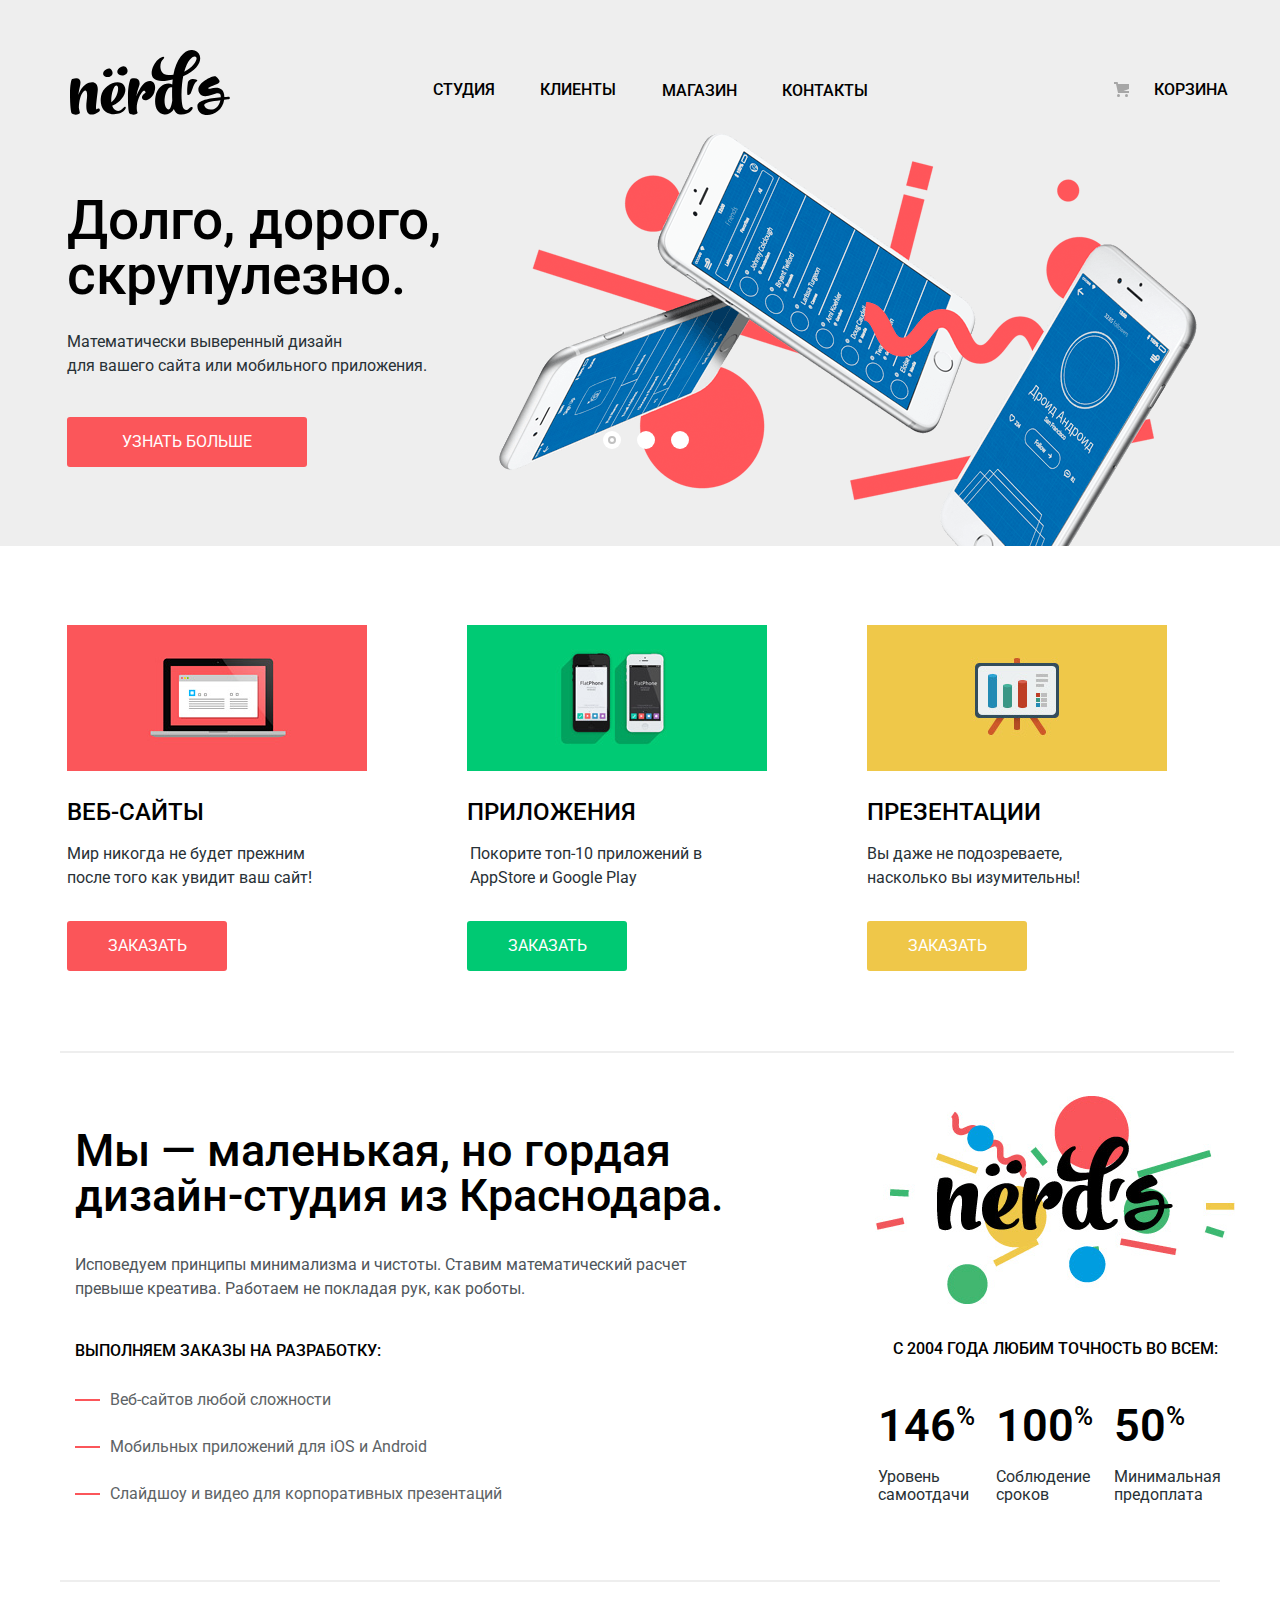
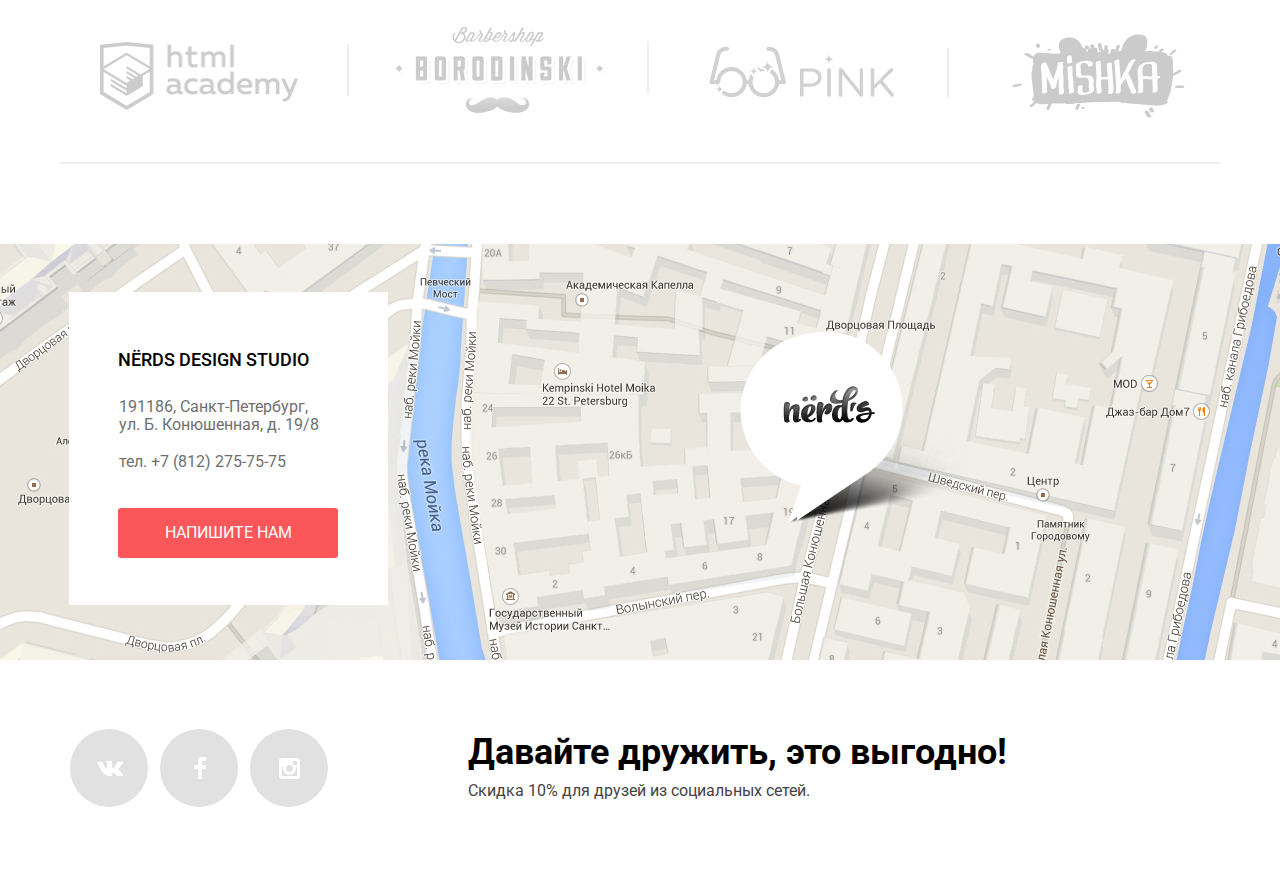
<file: index.html>
<!DOCTYPE html>
<html lang="ru">
    <head>
        <meta charset="utf-8">
        <title>Нёрдс</title>
        <link href="https://fonts.googleapis.com/css?family=Roboto:400,500&amp;subset=cyrillic" rel="stylesheet">
        <link href="css/normalize.css" rel="stylesheet">
        <link href="css/style.css" rel="stylesheet">
    </head>
    <body>
        <header class="main-header">
            <div class="container-header"> 
                <nav class="main-navigation">
                    <a class="logo">
                        <svg xmlns="http://www.w3.org/2000/svg" width="160" height="65" viewBox="0 0 160 65">
                            <path d="M157.936 49.374c-1.235.161-2.523.271-3.757.377v.056c-2.415 17.364-26.188 20.231-26.779 6.599-.269-6.167 11.593-7.95 23.398-9.088.429-11.09-15.901 5.667-21.608-4.601-5.019-9.025 14.632-17.938 16.728-16.102 6.438 5.636 3.404 6.618-1.379 8.335-9.49 3.41-5.791 4.107-4.511 3.726 7.569-2.253 14.366-1.04 14.312 8.317 1.288-.107 2.522-.163 3.757-.271 2.306-.215 2.467 2.435-.161 2.652zm-7.514.756c-9.124 1.028-17.013 2.436-16.153 5.355 1.716 5.573 13.577 6.818 16.153-5.355zM117.678 44.918c-.682-.037-.703-6.038.112-11.688 1.005-6.951 11.935-3.357 9.093-1.906-2.975 1.52-4.429 8.718-6.266 12.087-.635 1.161-2.605 1.526-2.939 1.507zM42.105 21.002c2.376 4.866-4.937 8.171-8.292 4.521-1.398-1.555-.755-4.56 2.636-6.193 1.697-.836 4.073-1.596 5.656 1.672zM57.062 18.861c2.585 5.297-5.38 8.896-9.031 4.922-1.522-1.695-.823-4.963 2.873-6.742 1.846-.911 4.432-1.736 6.158 1.82zM28.883 61.666c-7.919 5.338-14.219 4.159-12.212-10.848 1.45-10.904-.948-11.521-3.122-9.442-2.845 2.697-4.628 9.723-4.684 16.412a50.98 50.98 0 0 0 1.004 4.776c.334 1.63-4.907 3.315-7.974 1.011C.837 62.79 0 54.865 0 44.131c0-8.824 1.171-14.895 2.23-15.175 8.029-2.191 9.312 1.348 7.583 7.981a47.637 47.637 0 0 0-1.395 7.924c1.673-4.664 4.071-8.485 6.803-10.173 7.416-4.664 13.605-2.473 12.434 6.801-2.007 16.58-2.174 18.827-.39 17.535 2.231-1.574 3.68 1.238 1.618 2.642zM54.982 59.59c-2.175 3.484-7.806 5.171-13.216 4.552-7.75-.843-12.545-7.756-10.705-18.097 2.008-11.185 18.065-18.322 23.196-10.341 3.735 5.789-2.175 16.017-11.597 19.783l-.502.168c1.951 5.171 6.579 7.476 11.039 2.36 2.119-2.36 3.624-1.348 1.785 1.575zm-13.605-7.418c5.855-4.159 7.806-13.32 6.189-15.905-1.728-2.697-5.074 1.517-6.245 11.746-.111 1.461-.111 2.865.056 4.159zM83.091 44.992c-1.597 2.507-3.903 4.384-5.966 5.059-2.398.73-5.185.056-5.185-2.698 0-1.011.892-3.372 3.624-4.721-.168-1.911-1.394-2.417-2.286-1.686-3.345 2.586-7.417 12.25-6.356 19.221.055.168.055.337.055.506.168.617.335 1.237.558 1.854.557 1.574-4.907 3.316-7.973.956-1.059-.788-1.617-6.97-1.617-17.704 0-8.824 1.951-16.636 3.011-16.917 6.412-1.743 10.147 1.292 8.14 7.249-1.171 3.373-2.23 6.801-2.843 10.399 2.453-6.688 6.523-12.872 9.812-14.501 5.856-2.923 10.092.956 8.867 7.813-.056.11-.112.393-.112.449-.056.562-.566 2.302-.39 1.741-.516 1.645-.892 2.277-1.339 2.98z"/>
                            <path d="M113.207 26.161a86.988 86.988 0 0 0-1.115 7.531c-1.059 10.06-.612 18.996.613 22.986.726 2.137 3.457 4.946 6.078 2.023 2.843-3.203 5.967-1.349 2.174 2.416-2.34 2.305-6.689 3.878-11.039 3.428-3.123-.393-5.018-2.415-6.134-5.505-.444.898-.947 1.685-1.56 2.302-2.119 2.193-4.685 3.43-7.974 3.092-6.637-.73-10.538-7.923-8.699-18.153 1.952-10.791 11.319-14.725 16.728-11.857.112-1.349.223-2.699.335-4.104.055-.281.055-.562.11-.843a96.962 96.962 0 0 1-4.962.956C73.787 34.423 82.04 14.864 87.894 9.75c6.636-5.733 7.36-1.855 5.297-.562-3.68 2.36-5.297 15.905 5.241 15.905 1.729 0 3.346-.112 4.962-.281C106.685 6.49 116.665-2.391 124.75.532c8.976 3.26 8.029 17.535-11.543 25.629zm-10.928 24.393c-.224-3.542-.224-7.532-.167-11.636 0-.506.056-1.011.056-1.461-3.346-1.518-6.635 3.653-7.473 10.792-.946 8.373 2.788 12.813 4.908 10.791 1.617-1.631 2.453-6.803 2.676-8.486zm24.086-43.165c-1.784-2.642-8.307.562-12.098 14.332 9.535-4.554 13.326-12.422 12.098-14.332z"/>
                        </svg>
                    </a>   
                    <ul class="site-navigation">
                        <li><a href="#">Студия</a></li>
                        <li><a href="#">Клиенты</a></li>
                        <li><a href="catalog.html">Магазин</a></li>
                        <li><a href="#">Контакты</a></li>
                    </ul>
                    <ul class="bin-navigation">
                        <li><a href="#" class="bin">Корзина</a></li>
                    </ul>
                </nav>
            </div>     
        </header>
        <h1 class="visually-hidden">Студия Нёрдс</h1>
            <section class="slider">
                <div class="container-slide">
                    <h2 class="visually-hidden">Преимущества</h2>
                    <input class="visually-hidden" type="radio" id="product-1" name="toggle" checked>
                    <input class="visually-hidden" type="radio" id="product-2" name="toggle">
                    <input class="visually-hidden" type="radio" id="product-3" name="toggle">
                    <div class="slider-controls">
                    <label class="slider-controls-item slider-controls-item--1" for="product-1">Первый</label>
                    <label class="slider-controls-item slider-controls-item--2" for="product-2">Второй</label>
                    <label class="slider-controls-item slider-controls-item--3" for="product-3">Третий</label>
                </div>
                <ul class="slider-list">
                    <li class="slider-item">
                        <h3>Долго, дорого,<br> скрупулезно.</h3>
                        <p>Математически выверенный дизайн<br> для вашего сайта или мобильного приложения.</p>
                        <a class="slider-item-button button" href="#">Узнать больше</a>
                    </li>
                    <li class="slider-item">
                        <h3>Любим математику как никто другой</h3>
                        <p>Никакого креатива, только математические формулы для расчета идеальных пропорций.</p>
                        <a class="slider-item-button button" href="#">Узнать больше</a>
                    </li>
                    <li class="slider-item">
                        <h3>Только ночь,<br> только хардкор</h3>
                        <p>Работать днем, как все? Мы против этого.<br> Ближе к полуночи работа только начинается.</p>
                        <a class="slider-item-button button" href="#">Узнать больше</a>
                    </li>
                </ul>  
            </div>
            </section>
        <main class="container">
            <div class="services-wrapper">
                <div class="services">
                    <img src="img/web-sites.jpg" alt="Веб-сайты" width="300" height="146">
                    <h3>Веб-сайты</h3>
                    <p>Мир никогда не будет прежним после того как увидит ваш сайт!</p>
                    <a href="#" class="btn1">Заказать</a>
                </div>
                <div class="services">
                    <img src="img/applications.jpg" alt="Приложения" width="300" height="146">
                    <h3>Приложения</h3>
                    <p class="application">Покорите топ-10 приложений в AppStore и Google Play</p>
                    <a href="#" class="btn2">Заказать</a>
                </div>
                <div class="services">
                    <img src="img/presentations.jpg" alt="Презентации" width="300" height="146">
                    <h3>Презентации</h3>
                    <p>Вы даже не подозреваете, насколько вы изумительны!</p>
                    <a href="#" class="btn3">Заказать</a>
                </div>
            </div>
            <div class="index-columns">
                <div class="about-us">
                    <b class="studio">Мы — маленькая, но гордая дизайн-студия из Краснодара.</b>
                    <p>Исповедуем принципы минимализма и чистоты. Ставим математический расчет превыше креатива. Работаем не покладая рук, как роботы.</p>
                    <b class="orders">Выполняем заказы на разработку:</b>
                    <ul>
                        <li>Веб-сайтов любой сложности</li>
                        <li>Мобильных приложений для iOS и Android</li>
                        <li>Слайдшоу и видео для корпоративных презентаций</li>
                    </ul>
                </div>
                <div class="features">
                    <img src="img/nerds-illustration.png" alt="Нёрдс" width="360" height="208">
                    <b>С 2004 года любим точность во всем:</b>
                    <table class="features-table">
                        <tr class="procents">
                            <td>146<sup>%</sup></td>
                            <td>100<sup>%</sup></td>
                            <td>50<sup>%</sup></td>
                        </tr>
                        <tr class="benefits">
                            <td>Уровень самоотдачи</td>
                            <td>Соблюдение сроков</td>
                            <td>Минимальная предоплата</td>
                        </tr>
                    </table>
                </div>
            </div> 
            <div class="container-partners">
                <ul class="partners">
                    <li><a href="https://htmlacademy.ru/intensive/htmlcss"><img src="img/htmlacademy.png" alt="htmlacademy" width="198" height="68"></a></li>
                    <li><a href="#"><img src="img/borodinski.png" alt="Borodinski" width="209" height="90"></a></li>
                    <li><a href="#"><img src="img/pink.png" alt="Pink" width="185" height="52"></a></li>
                    <li><a href="#"><img src="img/mishka.png" alt="Mishka" width="173" height="84"></a></li>
                </ul>
            </div>
        </main>
        <footer class="main-footer">
            <div class="footer-address">
				<iframe src="https://www.google.com/maps/embed?pb=!1m18!1m12!1m3!1d1998.5991043651595!2d30.320894615997652!3d59.93879418187624!2m3!1f0!2f0!3f0!3m2!1i1024!2i768!4f13.1!3m3!1m2!1s0x4696310fca5ba729%3A0xea9c53d4493c879f!2z0JHQvtC70YzRiNCw0Y8g0JrQvtC90Y7RiNC10L3QvdCw0Y8g0YPQuy4sIDE5LCDQodCw0L3QutGCLdCf0LXRgtC10YDQsdGD0YDQsywg0KDQvtGB0YHQuNGPLCAxOTExODY!5e0!3m2!1sru!2sby!4v1529565866769" width="1440" height="416" style="border:0" allowfullscreen></iframe>
                <div class="footer-address-container">
                    <div class="footer-address-text">
                        <b>NЁRDS DESIGN STUDIO</b>
                        <p>191186, Санкт-Петербург,<br>
                        ул. Б. Конюшенная, д. 19/8</p>

                        <p class="telephone">тел. +7 (812) 275-75-75</p>
                        <a class="write-us" href="writeus.html">Напишите нам</a>
                    </div>
                    <img src="img/map-marker.png" alt="Маркер" width="231" height="190" class="map-marker">
                </div>
            </div>  
            <div class="footer-social">
                <a href="https://vk.com" class="social-vk">
                    <p class="visually-hidden">Вконтакте</p>
                    <svg xmlns="http://www.w3.org/2000/svg" width="26" height="15" viewBox="0 0 26 15">
                        <path fill="#FFF" d="M16.138 11.51c.956-.309 2.18 2.04 3.483 2.939.978.681 1.727.534 1.727.534l3.473-.05s1.815-.112.957-1.554c-.071-.12-.503-1.069-2.585-3.022-2.177-2.043-1.882-1.712.739-5.244 1.597-2.153 2.236-3.468 2.036-4.028-.192-.539-1.365-.399-1.365-.399L20.69.713c-.381.001-.704.119-.851.515-.003.004-.621 1.666-1.445 3.079-1.741 2.989-2.436 3.148-2.724 2.961-.661-.433-.494-1.737-.494-2.664 0-2.897.432-4.105-.846-4.417-.427-.104-.739-.172-1.828-.182-1.392-.021-2.574 0-3.244.329-.445.223-.786.712-.579.74.26.035.843.16 1.155.586.401.552.389 1.789.389 1.789s.229 3.411-.54 3.834c-.528.29-1.25-.302-2.803-3.016-.793-1.388-1.392-2.922-1.392-2.922s-.116-.285-.326-.441c-.25-.185-.6-.244-.6-.244L.848.684S.29.7.085.946c-.182.218-.015.668-.015.668s2.909 6.881 6.203 10.347c3.02 3.182 6.452 2.971 6.452 2.971h1.555s.469-.054.709-.312c.224-.24.214-.691.214-.691s-.031-2.109.935-2.419z"/>
                    </svg>
                </a>
                <a href="https://facebook.com" class="social-fb">
                    <p class="visually-hidden">Facebook</p>
                    <svg xmlns="http://www.w3.org/2000/svg" width="12" height="22" viewBox="0 0 12 22">
                        <path fill="#FFF" d="M12 4V0H8a4 4 0 0 0-4 4v4H0v4h4v10h4V12h4V8H8V4h4z"/>
                    </svg>
                </a>
                <a href="https://instagram.com" class="social-insta">
                    <p class="visually-hidden">Instagram</p>
                    <svg xmlns="http://www.w3.org/2000/svg" width="21" height="21" viewBox="0 0 21 21">
                        <path fill="#FFF" d="M18 0H3C1.35 0 0 1.35 0 3v15c0 1.65 1.35 3 3 3h15c1.65 0 3-1.35 3-3V3c0-1.65-1.35-3-3-3zm-7.5 7c1.93 0 3.5 1.57 3.5 3.5S12.43 14 10.5 14 7 12.43 7 10.5 8.57 7 10.5 7zM18 18H3V9h1.181A6.504 6.504 0 0 0 4 10.5a6.5 6.5 0 1 0 13 0 6.45 6.45 0 0 0-.181-1.5H18v9zm0-11h-4V3h4v4z"/>
                    </svg>
                </a>
                <div class="footer-text">
                    <p class="friendship">Давайте дружить, это выгодно!</p>
                    <p class="discount">Скидка 10% для друзей из социальных сетей.</p>
                </div>    
            </div>      
        </footer>
        <form action="https://echo.htmlacademy.ru" method="post" class="form">
                <div class="form-title">
                    <b>Напишите нам</b>
                    <a class="modal-close" href="#">
                        <svg xmlns="http://www.w3.org/2000/svg" width="21" height="21" viewBox="0 0 21 21">
                        <path fill="#FB565A" d="M13.328 10.5l7.371-7.371a1.003 1.003 0 0 0 0-1.414L19.285.3a1.003 1.003 0 0 0-1.414 0L10.5 7.672 3.129.301a1.003 1.003 0 0 0-1.414 0L.301 1.715a1.003 1.003 0 0 0 0 1.414L7.672 10.5.301 17.871a1.003 1.003 0 0 0 0 1.414l1.415 1.414a1.003 1.003 0 0 0 1.414 0l7.371-7.371 7.371 7.371a1.003 1.003 0 0 0 1.414 0l1.414-1.414a1.003 1.003 0 0 0 0-1.414L13.328 10.5z"/>
                        </svg>
                    </a>
                </div>
                <label for="name-field">Ваше имя:</label>
                <label for="email-field">Ваш email:</label><br>
                <input type="text" name="name" id="name-field" placeholder="Имя Фамилия">
                <input type="email" name="email" id="email-field" placeholder="email@example.com">
                <br>
                <label for="text-field">Текст письма:</label>
                <textarea name="text" id="text-field" placeholder="В свободной форме"></textarea>
                <br>
                <input type="submit" value="Отправить">
        </form>   
        <script src="js/popup.js"></script>
    </body>
</html>
</file>
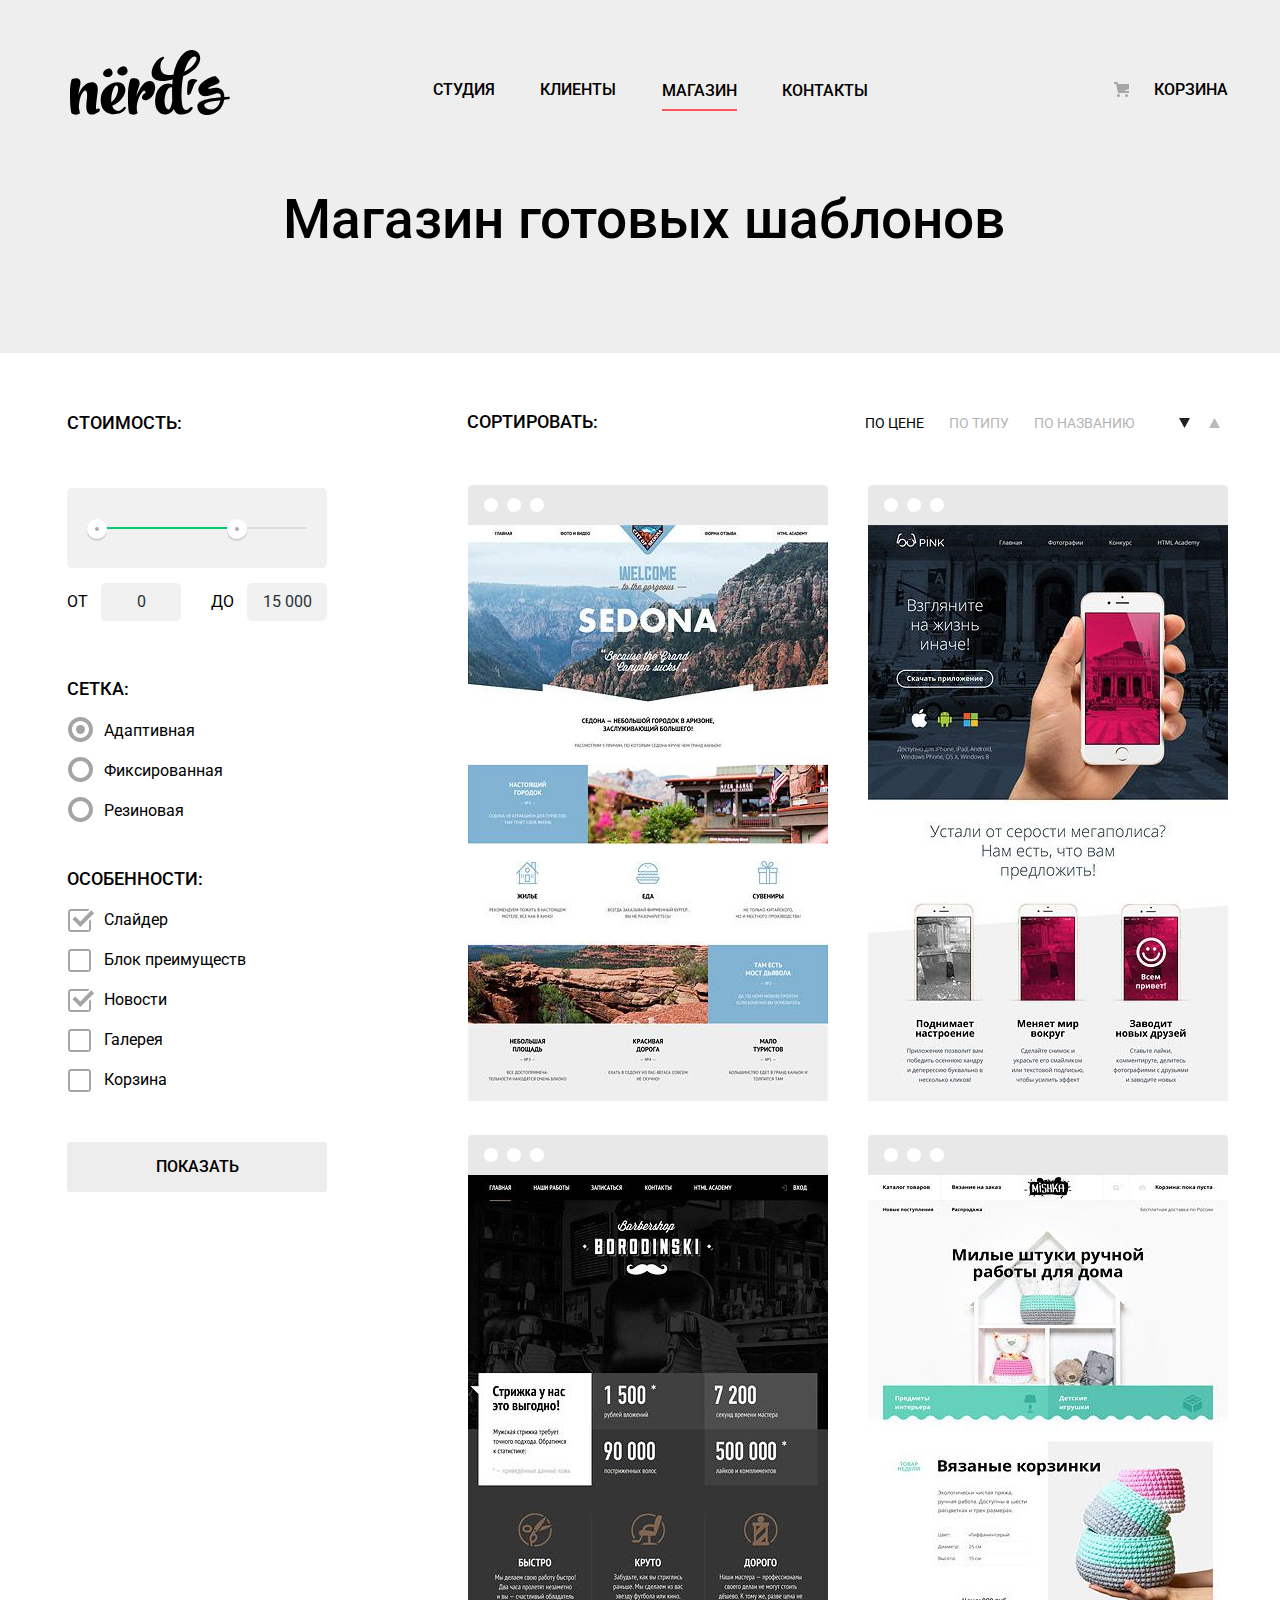
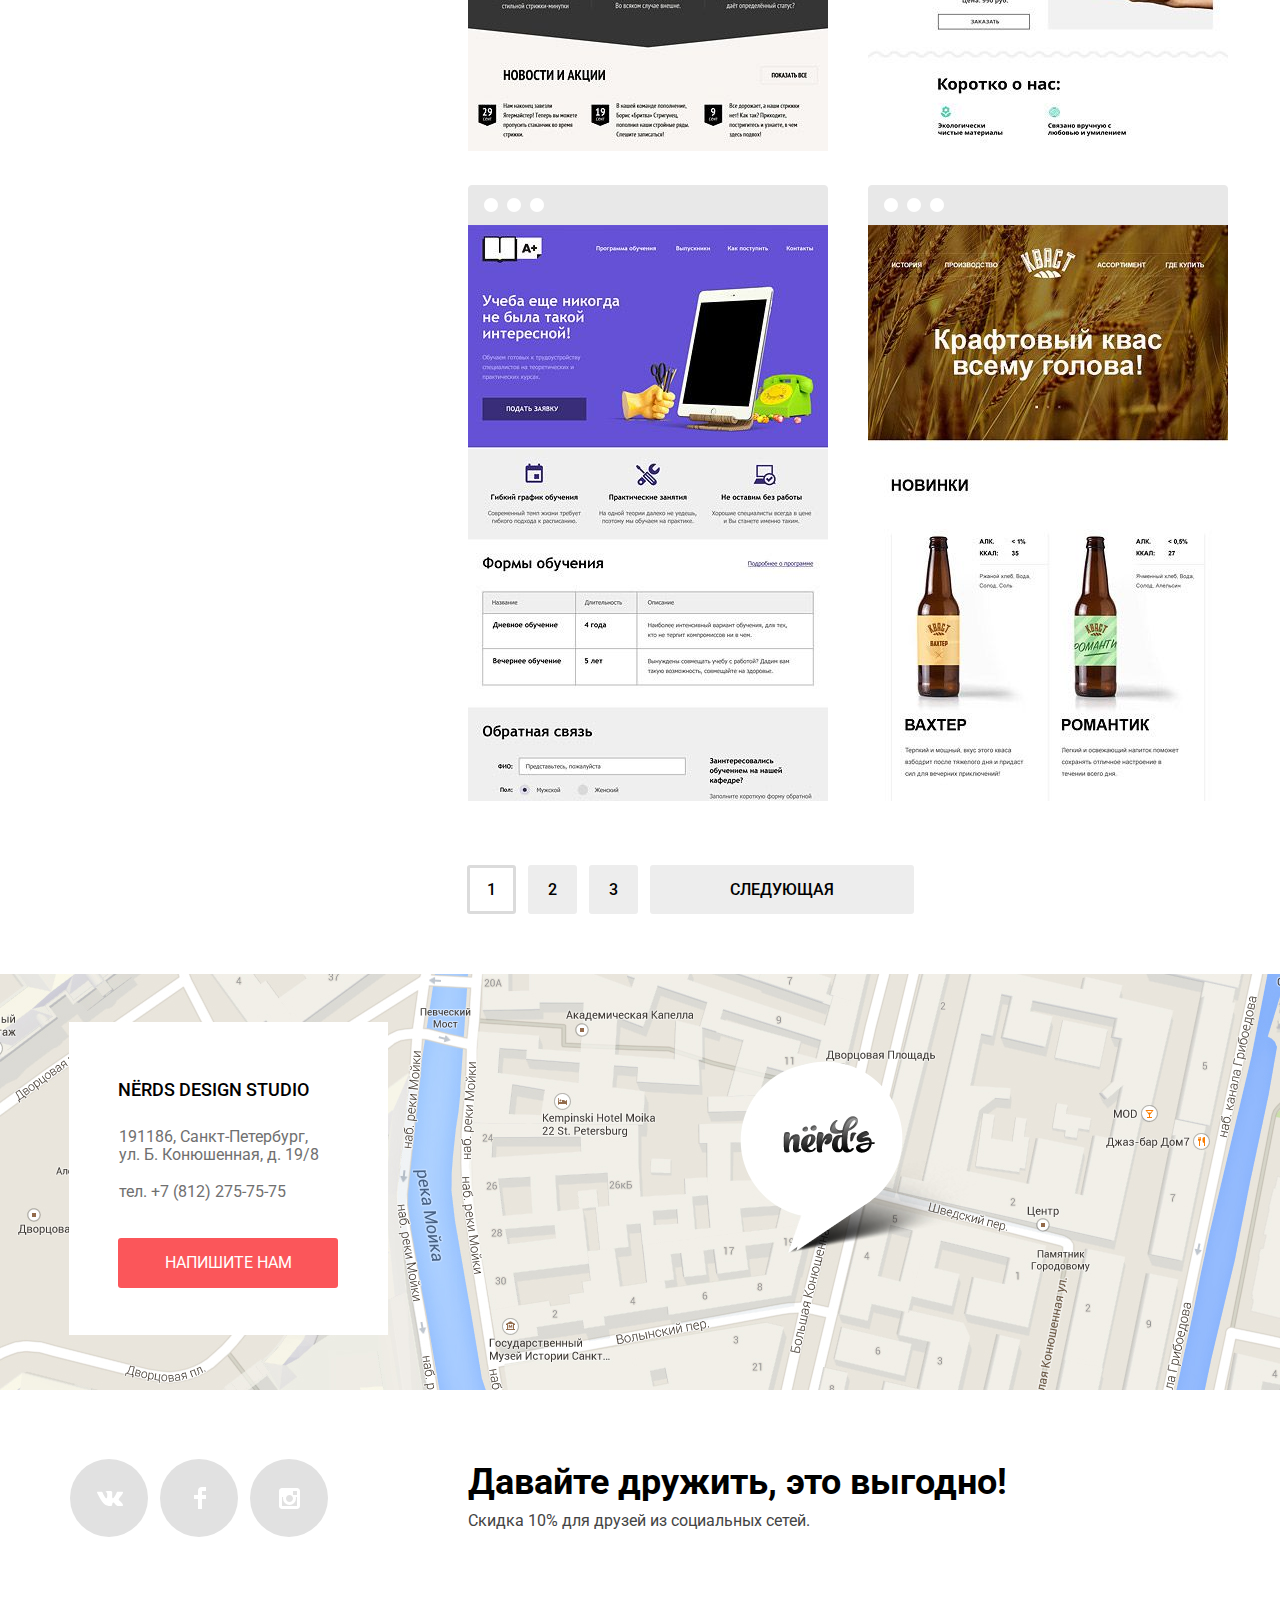
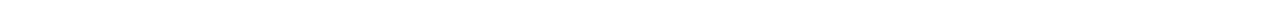
<file: catalog.html>
<!DOCTYPE html>
<html lang="ru">
    <head>
        <meta charset="utf-8">
        <title>Нёрдс</title>
        <link href="https://fonts.googleapis.com/css?family=Roboto:400,500&amp;subset=cyrillic" rel="stylesheet">
        <link href="css/normalize.css" rel="stylesheet">
        <link href="css/style.css" rel="stylesheet">
    </head>
    <body>
        <header class="main-header">
            <div class="container-header"> 
                <nav class="main-navigation">
                    <a href="index.html" class="logo">
                        <svg xmlns="http://www.w3.org/2000/svg" width="160" height="65" viewBox="0 0 160 65">
                            <path d="M157.936 49.374c-1.235.161-2.523.271-3.757.377v.056c-2.415 17.364-26.188 20.231-26.779 6.599-.269-6.167 11.593-7.95 23.398-9.088.429-11.09-15.901 5.667-21.608-4.601-5.019-9.025 14.632-17.938 16.728-16.102 6.438 5.636 3.404 6.618-1.379 8.335-9.49 3.41-5.791 4.107-4.511 3.726 7.569-2.253 14.366-1.04 14.312 8.317 1.288-.107 2.522-.163 3.757-.271 2.306-.215 2.467 2.435-.161 2.652zm-7.514.756c-9.124 1.028-17.013 2.436-16.153 5.355 1.716 5.573 13.577 6.818 16.153-5.355zM117.678 44.918c-.682-.037-.703-6.038.112-11.688 1.005-6.951 11.935-3.357 9.093-1.906-2.975 1.52-4.429 8.718-6.266 12.087-.635 1.161-2.605 1.526-2.939 1.507zM42.105 21.002c2.376 4.866-4.937 8.171-8.292 4.521-1.398-1.555-.755-4.56 2.636-6.193 1.697-.836 4.073-1.596 5.656 1.672zM57.062 18.861c2.585 5.297-5.38 8.896-9.031 4.922-1.522-1.695-.823-4.963 2.873-6.742 1.846-.911 4.432-1.736 6.158 1.82zM28.883 61.666c-7.919 5.338-14.219 4.159-12.212-10.848 1.45-10.904-.948-11.521-3.122-9.442-2.845 2.697-4.628 9.723-4.684 16.412a50.98 50.98 0 0 0 1.004 4.776c.334 1.63-4.907 3.315-7.974 1.011C.837 62.79 0 54.865 0 44.131c0-8.824 1.171-14.895 2.23-15.175 8.029-2.191 9.312 1.348 7.583 7.981a47.637 47.637 0 0 0-1.395 7.924c1.673-4.664 4.071-8.485 6.803-10.173 7.416-4.664 13.605-2.473 12.434 6.801-2.007 16.58-2.174 18.827-.39 17.535 2.231-1.574 3.68 1.238 1.618 2.642zM54.982 59.59c-2.175 3.484-7.806 5.171-13.216 4.552-7.75-.843-12.545-7.756-10.705-18.097 2.008-11.185 18.065-18.322 23.196-10.341 3.735 5.789-2.175 16.017-11.597 19.783l-.502.168c1.951 5.171 6.579 7.476 11.039 2.36 2.119-2.36 3.624-1.348 1.785 1.575zm-13.605-7.418c5.855-4.159 7.806-13.32 6.189-15.905-1.728-2.697-5.074 1.517-6.245 11.746-.111 1.461-.111 2.865.056 4.159zM83.091 44.992c-1.597 2.507-3.903 4.384-5.966 5.059-2.398.73-5.185.056-5.185-2.698 0-1.011.892-3.372 3.624-4.721-.168-1.911-1.394-2.417-2.286-1.686-3.345 2.586-7.417 12.25-6.356 19.221.055.168.055.337.055.506.168.617.335 1.237.558 1.854.557 1.574-4.907 3.316-7.973.956-1.059-.788-1.617-6.97-1.617-17.704 0-8.824 1.951-16.636 3.011-16.917 6.412-1.743 10.147 1.292 8.14 7.249-1.171 3.373-2.23 6.801-2.843 10.399 2.453-6.688 6.523-12.872 9.812-14.501 5.856-2.923 10.092.956 8.867 7.813-.056.11-.112.393-.112.449-.056.562-.566 2.302-.39 1.741-.516 1.645-.892 2.277-1.339 2.98z"/>
                            <path d="M113.207 26.161a86.988 86.988 0 0 0-1.115 7.531c-1.059 10.06-.612 18.996.613 22.986.726 2.137 3.457 4.946 6.078 2.023 2.843-3.203 5.967-1.349 2.174 2.416-2.34 2.305-6.689 3.878-11.039 3.428-3.123-.393-5.018-2.415-6.134-5.505-.444.898-.947 1.685-1.56 2.302-2.119 2.193-4.685 3.43-7.974 3.092-6.637-.73-10.538-7.923-8.699-18.153 1.952-10.791 11.319-14.725 16.728-11.857.112-1.349.223-2.699.335-4.104.055-.281.055-.562.11-.843a96.962 96.962 0 0 1-4.962.956C73.787 34.423 82.04 14.864 87.894 9.75c6.636-5.733 7.36-1.855 5.297-.562-3.68 2.36-5.297 15.905 5.241 15.905 1.729 0 3.346-.112 4.962-.281C106.685 6.49 116.665-2.391 124.75.532c8.976 3.26 8.029 17.535-11.543 25.629zm-10.928 24.393c-.224-3.542-.224-7.532-.167-11.636 0-.506.056-1.011.056-1.461-3.346-1.518-6.635 3.653-7.473 10.792-.946 8.373 2.788 12.813 4.908 10.791 1.617-1.631 2.453-6.803 2.676-8.486zm24.086-43.165c-1.784-2.642-8.307.562-12.098 14.332 9.535-4.554 13.326-12.422 12.098-14.332z"/>
                        </svg>
                    </a>   
                    <ul class="site-navigation">
                        <li><a href="#">Студия</a></li>
                        <li><a href="#">Клиенты</a></li>
                        <li><a class="active-page">Магазин</a></li>
                        <li><a href="#">Контакты</a></li>
                    </ul>
                    <ul class="bin-navigation">
                        <li><a href="#" class="bin">Корзина</a></li>
                    </ul>
                </nav>
                <h1 class="page-title">Магазин готовых шаблонов</h1>
            </div>     
        </header>
        <main>
            <div class="wrapper-inner">
                <form action="https://echo.htmlacademy.ru" method="post" class="filter">
                         <fieldset class="filter-item">
                            <legend>Стоимость:</legend>
                            <div class="range-filter">
                                <div class="range-controls">
                                    <div class="scale">
                                        <div class="bar" style="margin-left: 0; width: 65%"></div>
                                    </div>
                                    <div class="toggle toggle-min"></div>
                                    <div class="toggle toggle-max"></div>
                                </div>
                                <div class="price-controls">
                                    <label class="min-price">от <input name="min-price" type="text" value="0"></label>
                                    <label class="max-price">до <input name="max-price" type="text" value="15 000"></label>
                                </div>
                            </div>
                        </fieldset>
                        <fieldset class="filter-item">
                            <legend class="range-filter-grid">Сетка:</legend>
                                <ul class="filter-group">
                                    <li class="filter-option">
                                        <input class="visually-hidden filter-input filter-input-radio" type="radio" name="product-group" value="adaptive" id="filter-adaptive" checked>
                                        <label for="filter-adaptive">Адаптивная</label>
                                    </li>
                                    <li class="filter-option">
                                        <input class="visually-hidden filter-input filter-input-radio" type="radio" name="product-group" value="fixed" id="filter-fixed">
                                        <label for="filter-fixed">Фиксированная</label>
                                    </li>
                                    <li class="filter-option">
                                        <input class="visually-hidden filter-input filter-input-radio" type="radio" name="product-group" value="reflowable" id="filter-reflowable">
                                        <label for="filter-reflowable">Резиновая</label>
                                    </li>
                                </ul>
                        </fieldset>
                        <fieldset class="filter-feature">
                            <legend class="range-filter-feature">Особенности:</legend>
                                <ul class="filter-group">
                                    <li class="filter-option">
                                        <input class="visually-hidden filter-input filter-input-checkbox" type="checkbox" name="slider" id="filter-slider" checked>
                                        <label for="filter-slider">Слайдер</label>
                                    </li>
                                    <li class="filter-option">
                                        <input class="visually-hidden filter-input filter-input-checkbox" type="checkbox" name="features" id="filter-features">
                                        <label for="filter-features">Блок преимуществ</label>
                                    </li>
                                    <li class="filter-option">
                                        <input class="visually-hidden filter-input filter-input-checkbox" type="checkbox" name="news" id="filter-news" checked>
                                        <label for="filter-news">Новости</label>
                                    </li>
                                    <li class="filter-option">
                                        <input class="visually-hidden filter-input filter-input-checkbox" type="checkbox" name="gallery" id="filter-gallery">
                                        <label for="filter-gallery">Галерея</label>
                                    </li>
                                    <li class="filter-option">
                                        <input class="visually-hidden filter-input filter-input-checkbox" type="checkbox" name="bin" id="filter-bin">
                                        <label for="filter-bin">Корзина</label>
                                    </li>
                                </ul>
                        </fieldset>
                        <input type="submit" value="Показать" class="filter-button">
                    </form> 
                <div class="makets">
                    <div class="breadcumbs">
                        <b>Сортировать:</b>
                        <ul class="makets-filtres">
                            <li><a href="#" class="active-filter">по цене</a></li>
                            <li><a href="#">по типу</a></li>
                            <li><a href="#">по названию</a></li>
                            <li><a href="#" class="filter-bottom">
                                <span class="visually-hidden">По убыванию</span>
                                <svg xmlns="http://www.w3.org/2000/svg" width="11" height="10" viewBox="0 0 11 10">
                                    <path fill="#231F20" d="M5.5 10L0 0h11"/>
                                </svg>
                                </a>
                            </li>
                            <li><a href="#" class="filter-up">
                                <span class="visually-hidden">По возрастанию</span>
                                <svg xmlns="http://www.w3.org/2000/svg" width="11" height="10" viewBox="0 0 11 10">
                                    <path fill="#231F20" d="M5.5 0L0 10h11z"/>
                                </svg>
                                </a>
                            </li>
                        </ul>
                    </div>        
                    <ul class="makets-list">
                        <li class="maket">
                            <img src="img/browser.png" width="360" height="40" class="browser" alt="Плашка">
                            <img src="img/img-sedona.jpg" alt="Sedona" width="360" height="576">
                            <div class="makets-info">
                                <a href="#" class="makets-title">Sedona</a>
                                <p>Информационный сайт для туристов</p>
                                <a href="#" class="makets-price">9 900 руб</a>
                            </div>
                        </li>
                        <li class="maket">
                            <img src="img/browser.png" width="360" height="40" class="browser" alt="Плашка">
                            <img src="img/img-pink.jpg" alt="Pink" width="360" height="576">
                            <div class="makets-info">
                                <a href="#" class="makets-title">Pink</a>
                                <p>Продуктовый лендинг приложения для iOS и Android</p>
                                <a href="#" class="makets-price">9 900 руб</a>
                            </div>
                        </li>    
                        <li class="maket">
                            <img src="img/browser.png" width="360" height="40" class="browser" alt="Плашка">
                            <img src="img/img-barbershop.jpg" alt="Borodinski" width="360" height="576">
                            <div class="makets-info">
                                <a href="#" class="makets-title">Borodinski</a>
                                <p>Сайт салоны красоты.<br> Для мужчин, да.</p>
                                <a href="#" class="makets-price">9 900 руб</a>
                            </div>
                        </li>    
                        <li class="maket">
                            <img src="img/browser.png" width="360" height="40" class="browser" alt="Плашка">
                            <img src="img/img-mishka.jpg" alt="Mishka" width="360" height="576">
                            <div class="makets-info">
                                <a href="#" class="makets-title">Mishka</a>
                                <p>Интернет-магазин вязаных игрушек</p>
                                <a href="#" class="makets-price">9 900 руб</a>
                            </div>
                        </li>
                        <li class="maket">
                            <img src="img/browser.png" width="360" height="40" class="browser" alt="Плашка">
                            <img src="img/img-aplus.jpg" alt="htmlacademy" width="360" height="576">
                            <div class="makets-info">
                                <a href="#" class="makets-title">A Plus</a>
                                <p>Лендинг курсов повышения квалификации</p>
                                <a href="#" class="makets-price">9 900 руб</a>
                            </div>
                        </li>
                        <li class="maket">
                            <img src="img/browser.png" width="360" height="40" class="browser" alt="Плашка">
                            <img src="img/img-kvast.jpg" alt="Кваст" width="360" height="576">
                            <div class="makets-info">
                                <a href="#" class="makets-title">Кваст</a>
                                <p>Промо-сайт производителя крафтового кваса</p>
                                <a href="#" class="makets-price">9 900 руб</a>
                            </div>
                        </li>
                    </ul>
                    <div class="pages">
                        <a href="#1" class="active">1</a>
                        <a href="#2">2</a>
                        <a href="#3">3</a>
                        <a href="#next">Следующая</a>
                    </div>
                </div>   
            </div>            
        </main>
        <footer class="main-footer">
            <div class="footer-address">
				<iframe src="https://www.google.com/maps/embed?pb=!1m18!1m12!1m3!1d1998.5991043651595!2d30.320894615997652!3d59.93879418187624!2m3!1f0!2f0!3f0!3m2!1i1024!2i768!4f13.1!3m3!1m2!1s0x4696310fca5ba729%3A0xea9c53d4493c879f!2z0JHQvtC70YzRiNCw0Y8g0JrQvtC90Y7RiNC10L3QvdCw0Y8g0YPQuy4sIDE5LCDQodCw0L3QutGCLdCf0LXRgtC10YDQsdGD0YDQsywg0KDQvtGB0YHQuNGPLCAxOTExODY!5e0!3m2!1sru!2sby!4v1529565866769" width="1440" height="416" style="border:0" allowfullscreen></iframe>
                <div class="footer-address-container">
                    <div class="footer-address-text">
                        <b>NЁRDS DESIGN STUDIO</b>
                        <p>191186, Санкт-Петербург,<br>
                        ул. Б. Конюшенная, д. 19/8</p>

                        <p class="telephone">тел. +7 (812) 275-75-75</p>
                        <a class="write-us" href="writeus.html">Напишите нам</a>
                    </div>
                    <img src="img/map-marker.png" alt="Маркер" width="231" height="190" class="map-marker">
                </div>
            </div>  
            <div class="footer-social">
                <a href="https://vk.com" class="social-vk">
                    <p class="visually-hidden">Вконтакте</p>
                    <svg xmlns="http://www.w3.org/2000/svg" width="26" height="15" viewBox="0 0 26 15">
                        <path fill="#FFF" d="M16.138 11.51c.956-.309 2.18 2.04 3.483 2.939.978.681 1.727.534 1.727.534l3.473-.05s1.815-.112.957-1.554c-.071-.12-.503-1.069-2.585-3.022-2.177-2.043-1.882-1.712.739-5.244 1.597-2.153 2.236-3.468 2.036-4.028-.192-.539-1.365-.399-1.365-.399L20.69.713c-.381.001-.704.119-.851.515-.003.004-.621 1.666-1.445 3.079-1.741 2.989-2.436 3.148-2.724 2.961-.661-.433-.494-1.737-.494-2.664 0-2.897.432-4.105-.846-4.417-.427-.104-.739-.172-1.828-.182-1.392-.021-2.574 0-3.244.329-.445.223-.786.712-.579.74.26.035.843.16 1.155.586.401.552.389 1.789.389 1.789s.229 3.411-.54 3.834c-.528.29-1.25-.302-2.803-3.016-.793-1.388-1.392-2.922-1.392-2.922s-.116-.285-.326-.441c-.25-.185-.6-.244-.6-.244L.848.684S.29.7.085.946c-.182.218-.015.668-.015.668s2.909 6.881 6.203 10.347c3.02 3.182 6.452 2.971 6.452 2.971h1.555s.469-.054.709-.312c.224-.24.214-.691.214-.691s-.031-2.109.935-2.419z"/>
                    </svg>
                </a>
                <a href="https://facebook.com" class="social-fb">
                    <p class="visually-hidden">Facebook</p>
                    <svg xmlns="http://www.w3.org/2000/svg" width="12" height="22" viewBox="0 0 12 22">
                        <path fill="#FFF" d="M12 4V0H8a4 4 0 0 0-4 4v4H0v4h4v10h4V12h4V8H8V4h4z"/>
                    </svg>
                </a>
                <a href="https://instagram.com" class="social-insta">
                    <p class="visually-hidden">Instagram</p>
                    <svg xmlns="http://www.w3.org/2000/svg" width="21" height="21" viewBox="0 0 21 21">
                        <path fill="#FFF" d="M18 0H3C1.35 0 0 1.35 0 3v15c0 1.65 1.35 3 3 3h15c1.65 0 3-1.35 3-3V3c0-1.65-1.35-3-3-3zm-7.5 7c1.93 0 3.5 1.57 3.5 3.5S12.43 14 10.5 14 7 12.43 7 10.5 8.57 7 10.5 7zM18 18H3V9h1.181A6.504 6.504 0 0 0 4 10.5a6.5 6.5 0 1 0 13 0 6.45 6.45 0 0 0-.181-1.5H18v9zm0-11h-4V3h4v4z"/>
                    </svg>
                </a>
                <div class="footer-text">
                    <p class="friendship">Давайте дружить, это выгодно!</p>
                    <p class="discount">Скидка 10% для друзей из социальных сетей.</p>
                </div>    
            </div>   
        </footer>
        <form action="https://echo.htmlacademy.ru" method="post" class="form">
                <div class="form-title">
                    <b>Напишите нам</b>
                    <a class="modal-close" href="#">
                        <svg xmlns="http://www.w3.org/2000/svg" width="21" height="21" viewBox="0 0 21 21">
                        <path fill="#FB565A" d="M13.328 10.5l7.371-7.371a1.003 1.003 0 0 0 0-1.414L19.285.3a1.003 1.003 0 0 0-1.414 0L10.5 7.672 3.129.301a1.003 1.003 0 0 0-1.414 0L.301 1.715a1.003 1.003 0 0 0 0 1.414L7.672 10.5.301 17.871a1.003 1.003 0 0 0 0 1.414l1.415 1.414a1.003 1.003 0 0 0 1.414 0l7.371-7.371 7.371 7.371a1.003 1.003 0 0 0 1.414 0l1.414-1.414a1.003 1.003 0 0 0 0-1.414L13.328 10.5z"/>
                        </svg>
                    </a>
                </div>
                <label for="name-field">Ваше имя:</label>
                <label for="email-field">Ваш email:</label><br>
                <input type="text" name="name" id="name-field" placeholder="Имя Фамилия">
                <input type="email" name="email" id="email-field" placeholder="email@example.com">
                <br>
                <label for="text-field">Текст письма:</label>
                <textarea name="text" id="text-field" placeholder="В свободной форме"></textarea>
                <br>
                <input type="submit" value="Отправить">
        </form> 
        <script src="js/popup.js"></script>
    </body>
</html>
</file>
<file: css/style.css>
html, 
body {
    margin: 0;
    padding: 0;
    min-width: 1200px;
    font-family: Roboto, Arial, sans-serif;
    font-size: 16px;
    line-height: 24px;
    font-weight: 400;
    color: #000000;
    text-transform: uppercase;
}

li {
    list-style: none;
}

a {
    text-decoration: none;
    font: inherit;
    color: #000000;
}

.main-header {
    background-color: #eeeeee;
}

.logo {
    margin-top: 50px;
}

.main-navigation {
    -webkit-box-orient: horizontal;
    -webkit-box-direction: normal;
        -ms-flex-direction: row;
            flex-direction: row;
    display: -webkit-box;
    display: -ms-flexbox;
    display: flex;
    -webkit-box-sizing: border-box;
            box-sizing: border-box;
    width: 1160px;
    margin: 0 auto;
    padding: 0 10px;
}

.site-navigation {
    margin: 0;
    padding: 0;
    padding-bottom: 13px;
    margin-top: 75px;
    margin-left: 160px;
    display: -webkit-box;
    display: -ms-flexbox;
    display: flex;
}

.site-navigation a {
    line-height: 30px;
    font-weight: 500;
}

.site-navigation li:first-child {
    margin-left: 43px;
}

.site-navigation li:nth-child(2) {
    margin-left: 45px;
}

.site-navigation li:nth-child(3) {
    margin-left: 46px;
    margin-top: 1px;
}

.site-navigation li:nth-child(4) {
    margin-left: 45px;
    margin-top: 1px;
}

.bin-navigation {
    margin: 0;
    padding: 0;
    margin-top: 75px;
    margin-left: 224px;
    line-height: 30px;
    font-weight: 500;
}

.bin-navigation .bin {
    position: relative;
    padding-left: 62px;
    padding-top: 1px;
}

.bin::before {
    content: "";
    position: absolute;
    width: 30px;
    height: 30px;
    top: 3px;
    left: 22px;
    background-image: url('../img/cart-icon.svg');
    background-color: #eeeeee;
    background-repeat: no-repeat;
    background-position: 0 0;
}

.main-navigation a:hover {
    color: #fb565a;
}

.main-navigation a:focus {
    color: #a6a6a6;
}

.main-navigation a:active {
    -webkit-text-decoration-color: #fb5559;
            text-decoration-color: #fb5559;
}

.visually-hidden {
    position: absolute;
    overflow: hidden;
    clip: rect(0 0 0 0);
    height: 1px;
    width: 1px;
    margin: -1px;
    padding: 0;
    border: 0;
}

.slider {
    position: relative;

    background-color: #eeeeee;
}

.slider-controls {
    position: absolute;
    left: 50.5%;
    bottom: 105px;
    z-index: 100;
  
    width: 160px;
    height: 18px;

    text-align: center;
    font-size: 0;
    -webkit-transform: translateX(-50%);
        -ms-transform: translateX(-50%);
            transform: translateX(-50%);
}

.slider-controls label {
    position: relative;
  
    display: inline-block;
    width: 18px;
    height: 18px;
    padding: 8px;
  
    border-radius: 50%;
    cursor: pointer;
}

.slider-controls label::after {
    content: "";
  
    position: absolute;
    top: 8px;
    left: 8px;
    z-index: 1;
  
    width: 18px;
    height: 18px;
  
    background: #ffffff;
  
    border-radius: 50%;
}

.container-slide {
    width: 1160px;
    margin: 0 auto;
}

.slider-list {
    margin: 0;
    padding: 0;
    list-style: none;
}

.slider-item {
    display: none;
    padding: 71px 0 79px 0;
    margin-left: 7px;
}

.slider-item:nth-child(1) {
    background-image: url('../img/telephones.png');
    background-color: #eeeeee;
    background-repeat: no-repeat;
    background-position: 95% 11px;
}

.slider-item:nth-child(2) {
    background-image: url('../img/computers.png');
    background-color: #eeeeee;
    background-repeat: no-repeat;
    background-position: 100% 0;
}

.slider-item:nth-child(3) {
    background-image: url('../img/laptop.png');
    background-color: #eeeeee;
    background-repeat: no-repeat;
    background-position: 100% 20px;
}

#product-1:checked ~ .slider-list .slider-item:nth-child(1) {
    display: block;
}

#product-2:checked ~ .slider-list .slider-item:nth-child(2) {
    display: block;
}

#product-3:checked ~ .slider-list .slider-item:nth-child(3) {
    display: block;
}

#product-1:checked ~ .slider-controls .slider-controls-item--1::before,
#product-2:checked ~ .slider-controls .slider-controls-item--2::before,
#product-3:checked ~ .slider-controls .slider-controls-item--3::before {
    content: "";
    position: absolute;
    left: 50%;
    top: 50%;
    z-index: 2;
    width: 4px;
    height: 4px;
    margin: -4px;
    background-color: inherit;
    border: 2px solid #c1c1c1;
    border-radius: 50%;
}

.slider-item h3 {
    max-width: 600px;
    margin: 0;
    margin-bottom: 27px;
  
    font-size: 55px;
    line-height: 55px;
    font-weight: 500;
    text-transform: none;
}

.slider-item p {
    max-width: 430px;
    margin: 0;
    margin-bottom: 39px;
    color: #283136;
    text-transform: none;
    font-weight: 400;
}

.button {
    display: block;
    width: 240px;
    padding: 16px 0;
  
    font-size: 16px;
    line-height: 18px;
    font-weight: 400;
    color: #ffffff;
    text-transform: uppercase;
    text-align: center;
    text-decoration: none;
    
    background-color: #fb565a;
    border-radius: 3px;
    border: none;
}

.button:hover,
.button:focus {
    background-color: #e74246;
}

.button:active {
    background-color: #d7373b;
    color: rgba(255, 255, 255, 0.3);
    -webkit-box-shadow: 0 3px rgba(0, 0, 0, 0.1) inset;
            box-shadow: 0 3px rgba(0, 0, 0, 0.1) inset;
}

.container {
    background-color: #ffffff;
    width: 1160px;
    margin: 0 auto;
    padding: 0 10px;
}

.services-wrapper {
    -webkit-box-orient: horizontal;
    -webkit-box-direction: normal;
        -ms-flex-direction: row;
            flex-direction: row;
    border-bottom: 2px solid #eeeeee;
    display: -webkit-box;
    display: -ms-flexbox;
    display: flex;
    width: 1160px;
    margin: 0 auto;
    padding: 0 7px;
}

.services {
    width: 300px;
    -webkit-box-orient: vertical;
    -webkit-box-direction: normal;
        -ms-flex-direction: column;
            flex-direction: column;
    margin-right: 100px;
    margin-top: 79px;
    margin-bottom: 80px;
    display: -webkit-box;
    display: -ms-flexbox;
    display: flex;
}

.services h3 {
    font-size: 24px;
    line-height: 30px;
    font-weight: 500;
    margin: 0;
    margin-top: 26px;
}

.services p {
    text-transform: none;
    color: #283136;
    margin: 0;
    display: block;
    margin-top: 15px;
    margin-bottom: 31px;
    width: 250px;
}

.services .application {
    padding-left: 3px;
    display: block;
}

.services a {
    color: #ffffff;
    line-height: 18px;
    padding: 16px 40px;
    width: 80px;
    border-radius: 3px;
    border: none;
    text-align: center;
    display: block;
}

.btn1 {
    background-color: #fb5559;
}

.btn1:hover,
.footer-address-text a:hover,
.btn1:focus,
.footer-address-text a:focus {
    background-color: #e74246;
}

.btn1:active,
.footer-address-text a:active {
    background-color: #d7363a;
    opacity: 0.8;
    -webkit-box-shadow: inset 0 3px 0 rgba(0, 1, 1, 0.1);
            box-shadow: inset 0 3px 0 rgba(0, 1, 1, 0.1);
}

.btn2 {
    background-color: #00c973;
}

.btn2:hover,
.btn2:focus {
    background-color: #00bc6b;
}

.btn2:active {
    background-color: #00aa61;
    opacity: 0.8;
    -webkit-box-shadow: inset 0 3px 0 rgba(0, 1, 1, 0.1);
            box-shadow: inset 0 3px 0 rgba(0, 1, 1, 0.1);
}

.btn3 {
    background-color: #efc749;
}

.btn3:hover,
.btn3:focus {
    background-color: #eab434;
}

.btn3:active{
    background-color: #e5a722;
    opacity: 0.8;
    -webkit-box-shadow: inset 0 3px 0 rgba(0, 1, 1, 0.1);
            box-shadow: inset 0 3px 0 rgba(0, 1, 1, 0.1);
}

.index-columns {
    -ms-flex-pack: distribute;
        justify-content: space-around;
    border-bottom: 2px solid #eeeeee;
    display: -webkit-box;
    display: -ms-flexbox;
    display: flex;
    width: 1160px;
    margin: 0 auto;
    padding: 0;
    -webkit-box-sizing: border-box;
            box-sizing: border-box;
}

.studio {
    font-size: 45px;
    line-height: 45px;
    font-weight: 500;
    text-transform: none;
    letter-spacing: 0px;
    padding-top: 5px;
    display: block;
}

.about-us {
    margin-top: 70px;
    margin-bottom: 35px;
    margin-left: 15px;
}

.about-us p {
    color: #4f565b;
    text-transform: none;
    margin: 0;
    margin-top: 35px;
    margin-bottom: 38px;
    display: block;
    width: 660px;
}

.about-us ul {
    margin-top: 25px;
    padding-left: 35px;
}

.about-us li {
    text-transform: none;
    color: #5d6366;
    padding-bottom: 23px;
    font-weight: 400;
    position: relative;
}

.about-us li::before {
    content: "";
    position: absolute;
    top: 11px;
    left: -35px;
    width: 25px;
    height: 2px;
    background-color: #fb565a;
}

.orders {
    font-weight: 500;
}

.features {
    margin-top: 43px;
}

.features img {
    margin-bottom: 26px;
    margin-left: 140px;
}

.features b {
    font-size: 16px;
    line-height: 24px;
    font-weight: 500;
    text-align: center;
    margin-left: 140px;
    margin-bottom: 55px;
    display: block;
}

.features-table {
    margin-left: 140px;
    margin-bottom: 20px;
}

.procents td {
    width: 100px;
    padding-bottom: 20px;
    padding-right: 15px;
    text-transform: none;
}

.procents {
    font-size: 45px;
    line-height: 10px;
    width: 345px;
    font-weight: 600;
}

.procents sup {
    font-weight: 500;
    text-transform: none;
    font-size: 26px;
    display: inline-block;
    top: -0.6em;
    line-height: 1;
}

.benefits {
    line-height: 18px;
    color: #283136;
    text-transform: none;
    font-weight: 400;
}

.container-partners {
    width: 1160px;
    margin: 0 auto;
    -webkit-box-sizing: border-box;
            box-sizing: border-box;
    margin-bottom: 80px;
}

.partners {
    display: -webkit-box;
    display: -ms-flexbox;
    display: flex;
    -webkit-box-pack: justify;
    -ms-flex-pack: justify;
    justify-content: space-between;
    -webkit-box-align: center;
    -ms-flex-align: center;
    align-items: center;
    margin: 0;
    padding: 52px 35px 37px 40px;
    list-style: none;
    border-bottom: 2px solid #eeeeee;
}

.partners li:nth-child(2) {
    margin-top: -9px;
    margin-left: -20px;
}

.partners li:nth-child(3) {
    margin-top: -9px;
    margin-left: -15px;
}

.partners li {
    position: relative;
}

.partners li:first-child::after {
    content: "";
    width: 2px;
    height: 52px;
    position: absolute;
    right: -51px;
    top: 2px;
    background-color: #eeeeee;
}

.partners li:nth-child(2)::after {
    content: "";
    width: 2px;
    height: 52px;
    position: absolute;
    right: -44px;
    top: 14px;
    background-color: #eeeeee;
}

.partners li:nth-child(3)::after {
    content: "";
    width: 2px;
    height: 50px;
    position: absolute;
    right: -55px;
    top: 2px;
    background-color: #eeeeee;
}

.partners a {
    opacity: 0.2;
}

.partners a:hover,
.partners a:focus {
    opacity: 1;
}

.partners a:active {
    opacity: 0.1;
}

.main-footer {
    -webkit-box-orient: vertical;
    -webkit-box-direction: normal;
        -ms-flex-direction: column;
            flex-direction: column;
    background-color: #ffffff;
    display: -webkit-box;
    display: -ms-flexbox;
    display: flex;
    margin: 0 auto;
    margin-top: 50px;

}

.footer-address {
    position: relative;
}

.footer-address-container {
    position: absolute;
    top: 0;
    left: 50%;
    margin-left: -600px;
    z-index: 2;
}

.footer-address iframe {
    width: 100%;
    background-image: url('../img/map.jpg');
    background-repeat: no-repeat;
    background-position: 50%;
    border: 0;
}

.footer-address-text {
    background-color: #ffffff;
    width: 220px;
    padding-left: 49px;
    padding-right: 50px;
    padding-bottom: 47px;
    padding-top: 53px;
    display: block;
    position: absolute;
    top: 48px;
    left: 29px;
}

.footer-address-text b {
    font-size: 18px;
    line-height: 30px;
    margin-bottom: 23px;
    font-weight: 500;
    display: block;
}

.footer-address-text p {
    color: #707070;
    text-transform: none;
    line-height: 18px;
    padding-left: 1px;
}

.footer-address-text .telephone {
    padding-top: 3px;
    text-decoration: none;
}

.footer-address-text a {
    padding: 13px 0;
    display: block;
    text-align: center;
    margin-top: 37px;
}

.footer-address-text a,
.form input[type="submit"] {
    color: #ffffff;
    background-color: #fb565a;
    line-height: 18px;
    border-radius: 3px;
    border: none;
    font: inherit;
    font-size: 16px;
    font-weight: 400;
}

.map-marker {
    position: absolute;
    top: 87px;
    left: 708px;
}

.form {
    width: 770px;
    height: 430px;
    padding-top: 50px;
    padding-bottom: 180px;
    padding-left: 100px;
    padding-right: 100px;
    background-color: #ffffff;
    position: fixed;
    top: 5%;
    right: 0;
    bottom: 0;
    left: 15%;
    z-index: 99999;   
    -webkit-box-shadow: 0 20px 40px rgba(0, 1, 1, 0.75);   
            box-shadow: 0 20px 40px rgba(0, 1, 1, 0.75);
    font-family: Roboto, Arial, sans-serif;
    display: none;
}

.form label {
    font-weight: 500;
}

.form placeholder {
    font-family: Roboto, Arial, sans-serif;
    font-size: 16px;
    line-height: 18px;
    color: #a1a1a1;
    opacity: 0.5;
}

.form label:first-of-type {
    margin-right: 320px;
}

.form input[type="text"] {
    margin-right: 40px;
}

.form input[type="text"],
.form input[type="email"] {
    -webkit-box-sizing: border-box;
            box-sizing: border-box;
    height: 45px;
    width: 360px;
    border: 2px solid #d7dcde;
    border-radius: 3px;
    margin-bottom: 35px;
    padding-left: 15px;
    font-family: Roboto, Arial, sans-serif;
}

.form textarea {
    -webkit-box-sizing: border-box;
            box-sizing: border-box;
    width: 760px;
    height: 117px;
    border: 2px solid #d7dcde;
    border-radius: 3px;
    margin-top: 15px;
    padding-left: 15px;
    padding-top: 10px;
    font-family: Roboto, Arial, sans-serif;
    font-size: 16px;
    line-height: 18px;
}

.form input[type="submit"] {
    padding: 20px 80px;
    font: inherit;
    text-transform: uppercase;
    width: 260px;
    text-align: center;
    margin-top: 50px;
}

@keyframes bounce {
  0% {
    transform: translateY(-2000px);
  }

  70% {
    transform: translateY(30px);
  }

  90% {
    transform: translateY(-10px);
  }

  100% {
    transform: translateY(0);
  }
}

@keyframes shake {
  0%,
  100% {
    transform: translateX(0);
  }

  10%,
  30%,
  50%,
  70%,
  90% {
    transform: translateX(-10px);
  }

  20%,
  40%,
  60%,
  80% {
    transform: translateX(10px);
  }
}

.modal-show {
  display: block;
  
  animation: bounce 0.6s;
}

.modal-error {
  animation: shake 0.6s;
}


.footer-social {
    -webkit-box-orient: horizontal;
    -webkit-box-direction: normal;
        -ms-flex-direction: row;
            flex-direction: row;
    -webkit-box-pack: start;
        -ms-flex-pack: start;
            justify-content: flex-start;
    margin: 0 auto;
    margin-top: 62px;
    margin-bottom: 70px;

    width: 1160px;
    padding: 0 10px;
    display: -webkit-box;
    display: -ms-flexbox;
    display: flex;
    -webkit-box-sizing: border-box;
            box-sizing: border-box;
}

.main-header a:hover {
    opacity: 0.8;
}

.main-header a:focus {
    opacity: 0.3;
}

.form b {
    text-transform: none;
    font-size: 45px;
    line-height: 45px;
    margin-right: 420px;
}

.form-title {
    margin-bottom: 50px;
}

.form a {
    opacity: 0.3;
}

.form a:hover {
    opacity: 1;
    color: #fb565a;
}

.form a:active {
    opacity: 0.1;
}

label {
    text-transform: none;
    line-height: 18px;
}

input[type="text"] {
    border-color: #d7dbdd;
}

input[type="text"]:hover {
    border-color: #b3b8bb;
}

input[type="text"]:focus {
    border-color: #010101;
}

input[type="text"]:invalid,
input[type="email"]:invalid {
    border-color: #e74145;
}

.footer-social a {
    background-color: #e1e1e1;
    border-radius: 50%;
    width: 78px;
	height: 78px;
    margin-right: 12px;
}

.social-vk svg {
    position: relative;
    top: 39%;
    left: 34%;
}

.social-fb svg {
    position: relative;
    top: 36%;
    left: 43%;
}

.social-insta svg {
    position: relative;
    top: 37%;
    left: 37%;
}

.footer-social a:hover,
.footer-social a:focus {
    background-color: #e74246;
}

.footer-social a:active {
    background-color: #d7363a;
    opacity: 0.3;
    -webkit-box-shadow: inset 0 3px 0 rgba(0, 1, 1, 0.1);
            box-shadow: inset 0 3px 0 rgba(0, 1, 1, 0.1);
}

.footer-social-item:active path {
    fill: #e37376;
}

.footer-text {
    -webkit-box-orient: vertical;
    -webkit-box-direction: normal;
        -ms-flex-direction: column;
            flex-direction: column;
    margin-left: 128px;
    display: -webkit-box;
    display: -ms-flexbox;
    display: flex;
}

.friendship {
    font-size: 36px;
    line-height: 36px;
    text-transform: none;
    font-weight: 700;
    display: block;
    margin-top: 5px;
    margin-bottom: 0;
}

.discount {
    text-transform: none;
    line-height: 22px;
    color: #444444;
    font-weight: 400;
    display: block;
    margin: 0;
    margin-top: 10px;
}

.active-page {
    position: relative;
    margin-bottom: 15px;
    display: block;
}

.active-page::after{
    content: "";

    position: absolute;
    right: 0;
    bottom: -5px;
    left: 0;
    height: 2px;
    width: 75px;    
    background-color: #fb5559;  
}

.wrapper-inner {
    -webkit-box-orient: horizontal;
    -webkit-box-direction: normal;
        -ms-flex-direction: row;
            flex-direction: row;
    width: 1160px;
    padding: 0 10px;
    margin: 0 auto;
    display: -webkit-box;
    display: -ms-flexbox;
    display: flex;
}

.page-title {
    margin: 0 auto;
    padding-top: 58px;
    padding-bottom: 106px;
    padding-left: 45px;
    width: 760px;
    font-size: 55px;
    line-height: 55px;
    font-weight: 500;
    color: #000000;
    text-transform: none;
}

.container-inner label {
    line-height: 20px;
    color: #5d6366;
}

.filter-item {
    margin: 0;
    padding: 0;
    border: none;
    margin: 50px auto;
}

.filter-button {
    background-color: #ededed;
    line-height: 18px;
    border-radius: 3px;
    border: none;
    font: inherit;
    font-weight: 500;
    padding: 13px 0;
    text-transform: uppercase;
}

.filter-button:hover,
.filter-button:focus {
    background-color: #dfdfdf;
}

.filter-button:active {
    background-color: #d5d5d5;
    -webkit-box-shadow: inset 0 3px 0 rgba(0, 1, 1, 0.1);
            box-shadow: inset 0 3px 0 rgba(0, 1, 1, 0.1);
    color: #959595;
}

.range-filter {
    width: 260px;
}

.filter-item legend {
    font-size: 18px;
    line-height: 24px;
    text-transform: uppercase;
    font-weight: 700;
}

.range-controls {
    position: relative;
  
    height: 41px;
    margin-bottom: 15px;
    padding-top: 39px;
    padding-right: 20px;
    padding-left: 20px;
  
    background-color: #f1f1f1;
  
    border-radius: 5px;
}

.range-controls .scale {
    height: 2px;

    background: #d7dcde;
}

.range-controls .bar {
    width: 70%;
    height: 2px;

    background: #00ca74;
}

.range-controls .toggle {
    position: absolute;
    top: 31px;
    left: 0;
  
    width: 4px;
    height: 4px;
    padding: 0;

    border: 8px solid #ffffff;
    background-color: #ababab;
    -webkit-box-shadow: 0 2px 1px 0 #cfcfcf;
            box-shadow: 0 2px 1px 0 #cfcfcf;
    border-radius: 50%;
    cursor: pointer;
}

.range-controls .toggle-min {
    left: 20px;
}

.range-controls .toggle-max {
    left: 160px;
}

.price-controls {
    font-size: 0;
}

.price-controls label {
    display: inline-block;
    width: 50%;
  
    font-size: 16px;
    text-transform: uppercase;
}

.price-controls input {
    width: 60px;
    padding: 10px 10px;
    margin-left: 9px;
  
    font-family: Roboto, Arial, sans-serif;
    font-size: 16px;
    text-align: center;
    color: #283136;
  
    border: none;
    border-radius: 5px;
    background: #f1f1f1;
}

.max-price {
    text-align: right;
}

.filter {
    -webkit-box-orient: vertical;
    -webkit-box-direction: normal;
        -ms-flex-direction: column;
            flex-direction: column;
    width: 260px;
    margin-top: 55px;
    display: -webkit-box;
    display: -ms-flexbox;
    display: flex;
    margin-left: 7px;
}

.filter .filter-feature {
    margin-top: 39px;
    margin-bottom: 28px;
}

.filter-feature li {
    margin-top: -3px;
    margin-bottom: 25px;
}


.filter fieldset {
    border: none;
    padding: 0;
    margin: 0;
    margin-top: 53px;
}

.filter fieldset:first-child {
    margin-top: 0;
}

.filter legend {
    margin-bottom: 50px;
    letter-spacing: 0px;
    font-size: 18px;
    line-height: 30px;
    font-weight: 500;
}

.filter .range-filter-grid {
    margin-bottom: 18px;
}
.filter .range-filter-feature {
    margin-bottom: 20px;
}

.filter-group {
    padding: 0;
    padding-left: 37px;
    margin-top: 0;
    margin-bottom: 5px;
    list-style: none;
    line-height: 18px;
}

.filter-group .filter-feature {
    padding-left: 35px;
}

.filter-option:first-child,
.filter-option:nth-child(2) {
    margin-bottom: 22px;
}

.filter-feature .filter-option:first-child {
    margin-bottom: 25px;
}

.filter-feature .filter-option:nth-child(2) {
    margin-bottom: 25px;
}

.filter-option label {
    position: relative;

    display: block;

    cursor: pointer;
    -webkit-user-select: none;
       -moz-user-select: none;
        -ms-user-select: none;
            user-select: none;
}

.filter-input:hover + label,
.filter-input:focus + label {
    color: #4d4d4d;
}

.filter-input-checkbox + label::before {
    position: absolute;
    content: "";
    top: -2px;
    left: -36px;
    width: 35px;
    height: 35px;
    background-image: url(../img/checkbox-off.svg);
    background-repeat: no-repeat;
    background-position: 0 0;
    opacity: 0.5;
}

.filter-input-checkbox:checked + label::before {
    position: absolute;
    content: "";
    top: -2px;
    left: -36px;
    width: 35px;
    height: 35px;
    background-image: url(../img/checkbox-on.svg);
    background-repeat: no-repeat;
    background-position: 0 0;
    opacity: 0.5;
}

.filter-input-radio + label::before {
    position: absolute;
    content: "";
    top: -5px;
    left: -36px;
    width: 35px;
    height: 35px;
    background-image: url(../img/radio-off.svg);
    background-repeat: no-repeat;
    background-position: 0 0;
    opacity: 0.5;
}

.filter-input-radio:checked + label::before {
    position: absolute;
    content: "";
    top: -5px;
    left: -36px;
    width: 35px;
    height: 35px;
    background-image: url(../img/radio-on.svg);
    background-repeat: no-repeat;
    background-position: 0 0;
    opacity: 0.5;
}

.filter-input:disabled + label {
    color: #ededed;
    opacity: 0.5;
}

input[type="radio"]:hover ~ label::before,
input[type="radio"]:focus ~ label::before,
input[type="checkbox"]:hover ~ label::before,
input[type="checkbox"]:focus ~ label::before {
    opacity: 1;
}


input[type="checkbox"]:active ~ label::before {
    opacity: 0.1;
}

.container-inner b {
    line-height: 30px;
}

.container-inner input[type="submit"] {
    background-color: #ededed;
    line-height: 18px;
    color: #000000;
    font: inherit;
    padding: 15px 90px;
    width: 260px;
    text-transform: uppercase;
    font-weight: 500;
}

.container-inner input[type="submit"]:hover {
    background-color: #dfdfdf;
}

.container-inner input[type="submit"]:focus {
    background-color: #d5d5d5;
}

.container-inner input[value]:focus {
    opacity: 0.3;
    color: #949494;
}

.container-inner {
    -webkit-box-orient: vertical;
    -webkit-box-direction: normal;
        -ms-flex-direction: column;
            flex-direction: column;
    background-color: #ffffff;
    display: -webkit-box;
    display: -ms-flexbox;
    display: flex;
}

.container-inner span {
    line-height: 22px;
    background-color: #ededed;
}

.breadcumbs {
    margin: 0;
    padding: 0;
    -webkit-box-orient: horizontal;
    -webkit-box-direction: normal;
        -ms-flex-direction: row;
            flex-direction: row;
    -webkit-box-pack: justify;
        -ms-flex-pack: justify;
            justify-content: space-between;
    margin-bottom: 50px;
    display: -webkit-box;
    display: -ms-flexbox;
    display: flex;
}

.makets-filtres {
    -ms-flex-wrap: wrap;
        flex-wrap: wrap;
    -webkit-box-orient: horizontal;
    -webkit-box-direction: normal;
        -ms-flex-direction: row;
            flex-direction: row;
    margin: 0;
    padding: 0; 
    display: -webkit-box;
    display: -ms-flexbox;
    display: flex;
    margin-top: -2px;
}

.makets-filtres li {
    font-size: 14px;
}

.makets-filtres li:first-child {
    margin-right: 25px;
}

.makets-filtres li:nth-child(2) {
    margin-right: 25px;
}

.makets-filtres li:nth-child(3) {
    margin-right: 44px;
}

.makets-filtres li:nth-child(4) {
    margin-right: 19px;
}

.makets-filtres li:last-child {
    margin-right: 0px;
}

.makets-filtres a {
    color: #000000;
    opacity: 0.3;
    line-height: 18px;
    font-weight: 500;
    font: inherit;
}

.makets-filtres .active-filter,
.makets-filtres .filter-bottom {
    opacity: 1;
}

.makets {
    -webkit-box-orient: vertical;
    -webkit-box-direction: normal;
        -ms-flex-direction: column;
            flex-direction: column;
    -ms-flex-pack: distribute;
        justify-content: space-around;
    margin-left: 140px;
    margin-top: 60px;
    display: -webkit-box;
    display: -ms-flexbox;
    display: flex;
    width: 753px;
}

.breadcumbs b {
    width: 135px;
    font-size: 18px;
    line-height: 18px;
    font-weight: 500;
}

.makets-list {
    -ms-flex-wrap: wrap;
        flex-wrap: wrap;
    margin: 0 -19px;
    padding: 0;
    display: -webkit-box;
    display: -ms-flexbox;
    display: flex;
}

.maket {
    min-height: 616px;
    width: 360px;
    margin-bottom: 27px;
    margin-left: 20px;
    margin-right: 20px;
    position: relative;
}

.maket:nth-of-type(2n) {
    margin-right: 0;
}

.maket:hover .makets-info {
    display: block;
    cursor: pointer;
}

.browser {
    vertical-align: top;
    opacity: 0.12;
}

.makets-info {
    background-color: #eeeeee;
    width: 240px;
    text-align: center;
    padding-left: 60px;
    padding-right: 60px;
    padding-bottom: 45px;
    padding-top: 35px;
    display: none;
    position: absolute;
    left: 0;
    bottom: 7px;
    right: 0;
}

.makets-info p {
    text-transform: none;
    color: #666666;
    font-weight: 400;
    font-size: 16px;
    line-height: 18px;
}

.makets-price {
    background-color: #fb5559;
    color: #ffffff;
    border-radius: 3px;
    border: none;
    width: 200px;
    display: block;
    padding: 15px 0;
    margin-top: 35px;
    font-weight: 400;
    margin-left: 20px;
    margin-right: 20px;
}

.makets-price:hover,
.makets-price:focus {
    background-color: #e74246;
}

.makets-price:active {
    background-color: #d7363a;
    -webkit-box-shadow: inset 0 3px 0 rgba(0, 1, 1, 0.1);
            box-shadow: inset 0 3px 0 rgba(0, 1, 1, 0.1);
}

.makets-title {
    font-size: 18px;
    line-height: 30px;
    font-weight: 600;
    margin-top: 34px;
    margin-bottom: 13px;
}

.browser {
    opacity: 0.12;
}

.maket:hover .browser {
    opacity: 1;
}

.pages {
    margin-top: 43px;
    margin-bottom: 22px;
}

.pages a {
    background-color: #ededed;
    line-height: 18px;
    margin-right: 8px;
    font-weight: 500;
    padding: 15px 20px;
    min-width: 50px;
    height: 50px;
    border-radius: 3px;
}

.pages a:last-child {
    width: 105px;
    padding: 15px 80px;
}

.pages a:hover,
.pages a:focus {
    background-color: #dfdfdf;
}

.pages a:active {
    color: #ababab;
    background-color: #d5d5d5;
    -webkit-box-shadow: inset 0 3px 0 rgba(0, 1, 1, 0.1);
            box-shadow: inset 0 3px 0 rgba(0, 1, 1, 0.1);
}

.pages .active {
    background-color: #ffffff;
    border: 3px solid #dbdbdb;
    padding: 12px 17px;
    min-width: 50px;
    height: 50px;
    border-radius: 3px;
}
</file>
